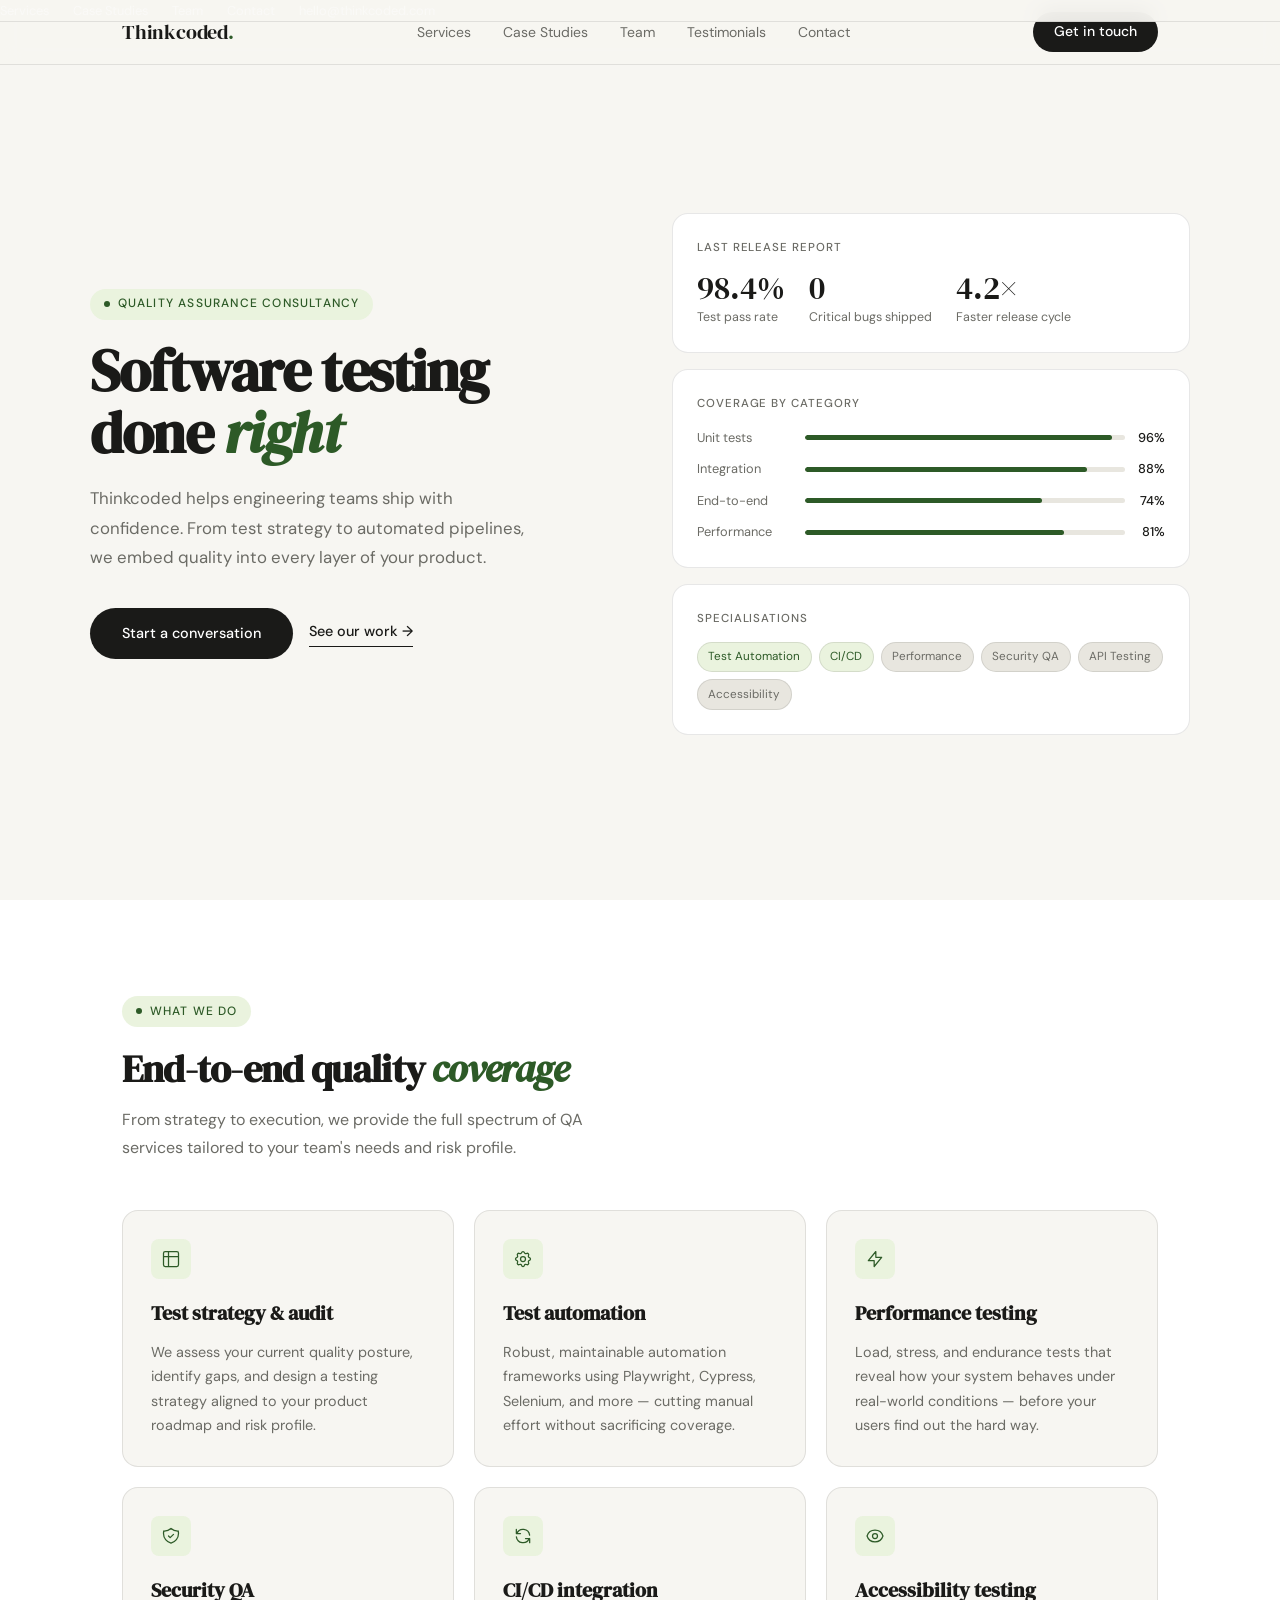
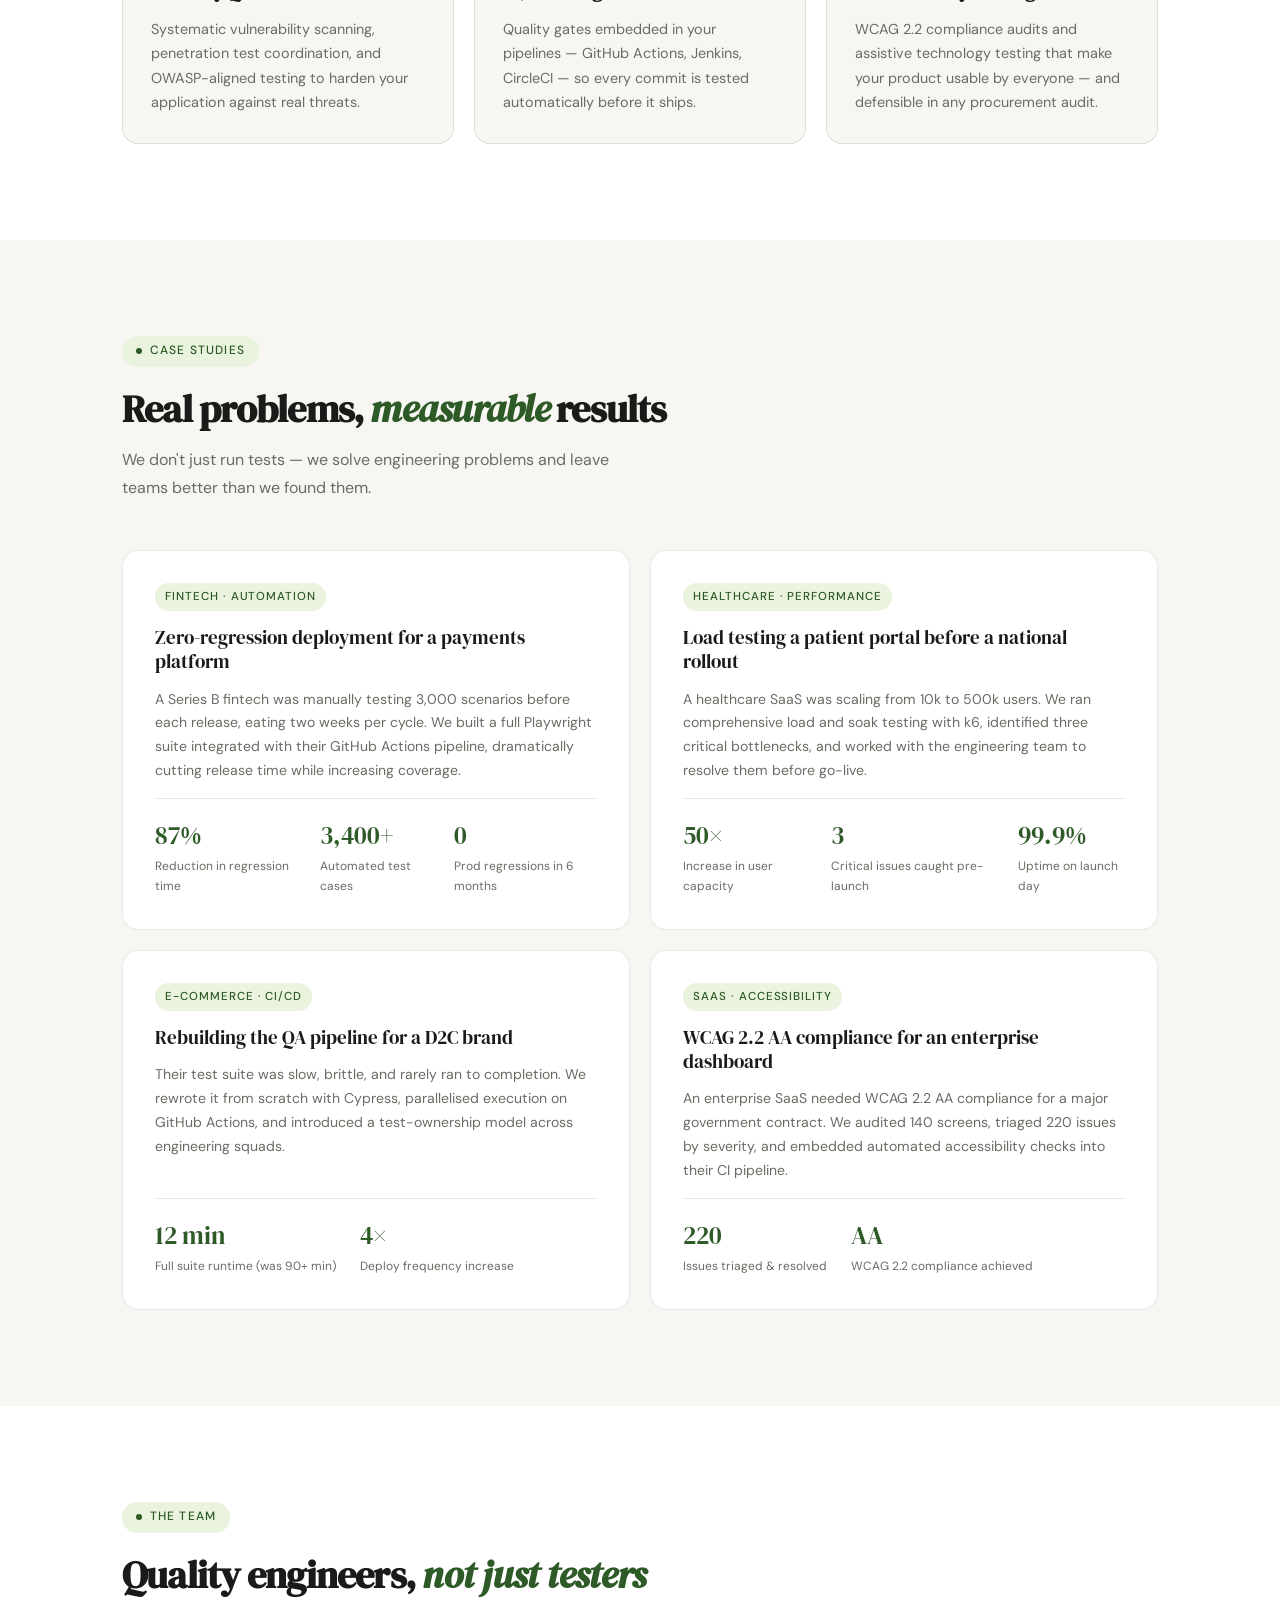
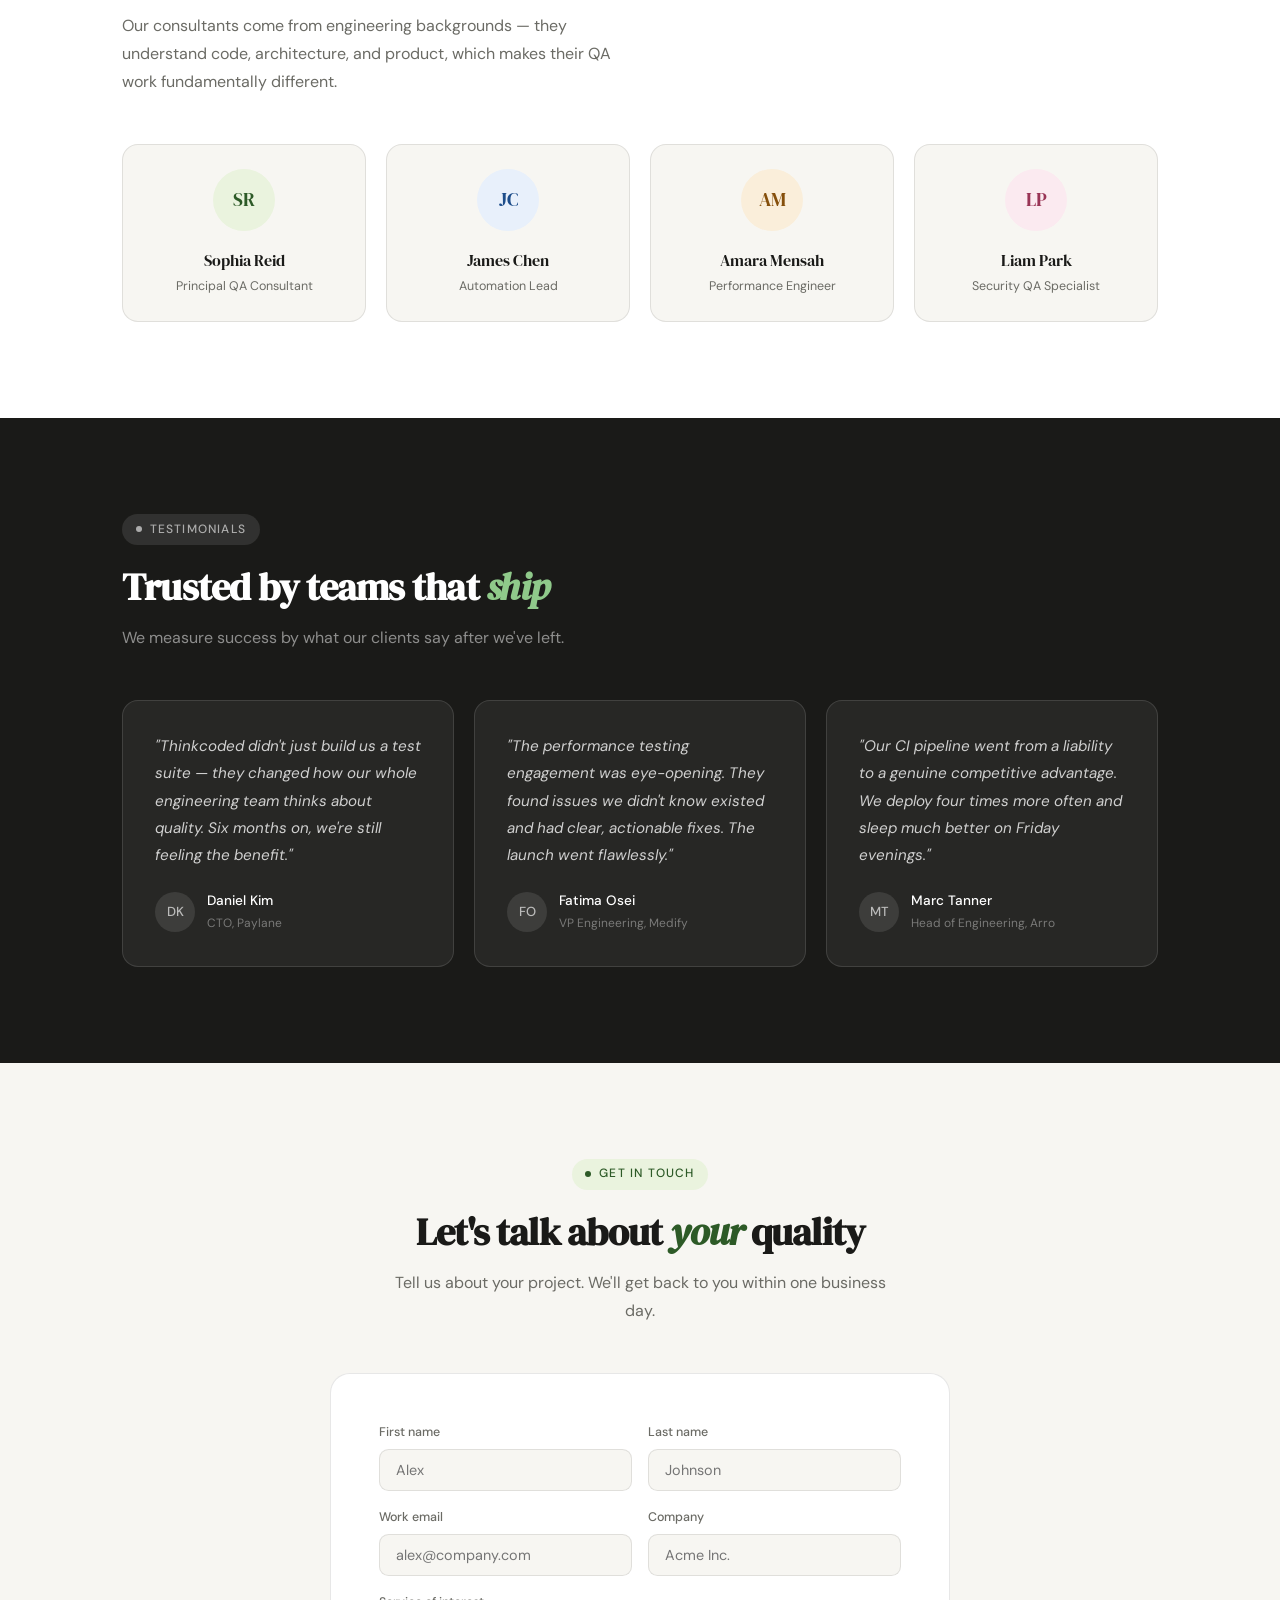
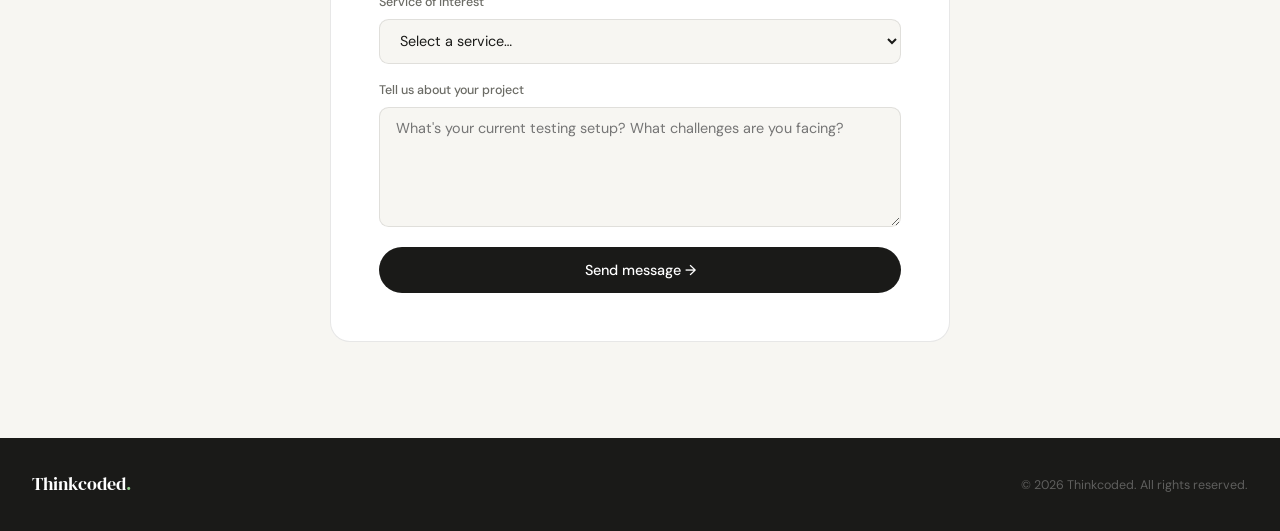
<file: index.html>
<!DOCTYPE html>
<html lang="en">
<head>
  <meta charset="UTF-8" />
  <meta name="viewport" content="width=device-width, initial-scale=1.0" />
  <title>Thinkcoded — Quality Assurance Consultancy</title>
  <meta name="description" content="Thinkcoded helps engineering teams ship with confidence through expert QA strategy, test automation, and quality engineering." />
  <link rel="canonical" href="https://www.thinkcoded.com" />
  <link href="https://fonts.googleapis.com/css2?family=DM+Serif+Display:ital@0;1&family=DM+Sans:opsz,wght@9..40,300;9..40,400;9..40,500&display=swap" rel="stylesheet" />
  <style>
    *, *::before, *::after { box-sizing: border-box; margin: 0; padding: 0; }

    :root {
      --bg:           #f7f6f2;
      --surface:      #ffffff;
      --text-primary: #1a1a18;
      --text-muted:   #6b6b65;
      --accent:       #1a1a18;
      --accent-light: #e8e6df;
      --green:        #2d5a27;
      --green-light:  #eaf3de;
      --border:       rgba(26,26,24,0.1);
      --radius-sm:    0.6rem;
      --radius-md:    1rem;
      --radius-lg:    1.25rem;
    }

    html { scroll-behavior: smooth; }

    body {
      font-family: 'DM Sans', sans-serif;
      background: var(--bg);
      color: var(--text-primary);
      font-size: 16px;
      line-height: 1.65;
      overflow-x: hidden;
    }

    /* ── UTILITIES ─────────────────────────────── */
    .container { max-width: 1100px; margin: 0 auto; padding: 0 2rem; }

    .eyebrow {
      display: inline-flex; align-items: center; gap: 0.5rem;
      font-size: 0.75rem; font-weight: 500; letter-spacing: 0.1em;
      text-transform: uppercase; color: var(--green);
      background: var(--green-light);
      padding: 0.35rem 0.85rem; border-radius: 2rem;
      margin-bottom: 1.25rem;
    }
    .eyebrow::before {
      content: ''; width: 6px; height: 6px;
      background: var(--green); border-radius: 50%; flex-shrink: 0;
    }

    h1 {
      font-family: 'DM Serif Display', serif;
      font-size: clamp(2.4rem, 4.5vw, 3.8rem);
      line-height: 1.08; letter-spacing: -0.025em;
      margin-bottom: 1.25rem;
    }
    h1 em { font-style: italic; color: var(--green); }

    h2 {
      font-family: 'DM Serif Display', serif;
      font-size: clamp(1.9rem, 3vw, 2.8rem);
      line-height: 1.12; letter-spacing: -0.02em;
      margin-bottom: 1rem;
    }
    h2 em { font-style: italic; color: var(--green); }

    h3 {
      font-family: 'DM Serif Display', serif;
      font-size: 1.25rem; margin-bottom: 0.65rem;
    }

    .section-sub {
      font-size: 1rem; color: var(--text-muted);
      line-height: 1.75; margin-bottom: 3rem; max-width: 520px;
    }

    .btn-primary {
      display: inline-block;
      background: var(--text-primary); color: #fff;
      padding: 0.85rem 2rem; border-radius: 2rem;
      font-size: 0.9rem; font-weight: 500;
      text-decoration: none; transition: opacity 0.2s;
    }
    .btn-primary:hover { opacity: 0.78; }

    .btn-ghost {
      display: inline-flex; align-items: center; gap: 0.35rem;
      color: var(--text-primary); font-size: 0.9rem; font-weight: 500;
      text-decoration: none;
      border-bottom: 1px solid var(--text-primary); padding-bottom: 2px;
      transition: opacity 0.2s;
    }
    .btn-ghost:hover { opacity: 0.5; }

    /* ── NAV ────────────────────────────────────── */
    nav {
      position: fixed; top: 0; left: 0; right: 0; z-index: 200;
      background: rgba(247,246,242,0.93);
      backdrop-filter: blur(10px);
      border-bottom: 0.5px solid var(--border);
    }
    .nav-inner {
      max-width: 1100px; margin: 0 auto; padding: 0 2rem;
      height: 64px; display: flex; align-items: center; justify-content: space-between;
    }
    .nav-logo {
      font-family: 'DM Serif Display', serif;
      font-size: 1.25rem; letter-spacing: -0.01em;
      color: var(--text-primary); text-decoration: none;
    }
    .nav-logo span { color: var(--green); }
    .nav-links {
      display: flex; gap: 2rem; list-style: none;
    }
    .nav-links a {
      font-size: 0.875rem; color: var(--text-muted);
      text-decoration: none; transition: color 0.2s;
    }
    .nav-links a:hover { color: var(--text-primary); }
    .nav-cta {
      background: var(--text-primary); color: #fff;
      padding: 0.55rem 1.3rem; border-radius: 2rem;
      font-size: 0.875rem; font-weight: 500;
      text-decoration: none; transition: opacity 0.2s;
    }
    .nav-cta:hover { opacity: 0.78; }

    /* mobile nav */
    .nav-toggle {
      display: none; flex-direction: column; gap: 5px;
      cursor: pointer; padding: 4px; background: none; border: none;
    }
    .nav-toggle span {
      display: block; width: 22px; height: 1.5px;
      background: var(--text-primary); transition: all 0.25s;
    }

    /* ── HERO ───────────────────────────────────── */
    #hero {
      min-height: 100vh; padding: 8rem 2rem 5rem;
      display: flex; align-items: center;
    }
    .hero-grid {
      max-width: 1100px; margin: 0 auto; width: 100%;
      display: grid; grid-template-columns: 1fr 1fr;
      gap: 4rem; align-items: center;
    }
    .hero-sub {
      font-size: 1.05rem; color: var(--text-muted);
      line-height: 1.75; margin-bottom: 2.25rem; max-width: 440px;
    }
    .hero-actions { display: flex; gap: 1rem; align-items: center; flex-wrap: wrap; }

    /* hero visual cards */
    .hero-cards { display: flex; flex-direction: column; gap: 1rem; }
    .hcard {
      background: var(--surface);
      border: 0.5px solid var(--border);
      border-radius: var(--radius-md); padding: 1.5rem;
    }
    .hcard-label {
      font-size: 0.72rem; letter-spacing: 0.08em; text-transform: uppercase;
      color: var(--text-muted); font-weight: 500; margin-bottom: 0.9rem;
    }
    .stat-row { display: flex; gap: 1.5rem; }
    .stat-num {
      font-family: 'DM Serif Display', serif;
      font-size: 2rem; color: var(--text-primary); line-height: 1;
    }
    .stat-desc { font-size: 0.78rem; color: var(--text-muted); margin-top: 0.2rem; }

    .bar-list { display: flex; flex-direction: column; gap: 0.65rem; }
    .bar-row { display: flex; align-items: center; gap: 0.75rem; font-size: 0.8rem; }
    .bar-name { width: 96px; color: var(--text-muted); flex-shrink: 0; }
    .bar-track {
      flex: 1; height: 5px; background: var(--accent-light);
      border-radius: 3px; overflow: hidden;
    }
    .bar-fill { height: 100%; border-radius: 3px; background: var(--green); }
    .bar-val { width: 28px; text-align: right; font-weight: 500; }

    .badge-row { display: flex; gap: 0.45rem; flex-wrap: wrap; }
    .badge {
      font-size: 0.73rem; padding: 0.28rem 0.65rem; border-radius: 2rem;
      background: var(--accent-light); color: var(--text-muted);
      border: 0.5px solid var(--border);
    }
    .badge.green { background: var(--green-light); color: var(--green); }

    /* ── SERVICES ───────────────────────────────── */
    #services { background: var(--surface); padding: 6rem 2rem; }
    .services-grid {
      display: grid; grid-template-columns: repeat(3, 1fr); gap: 1.25rem;
    }
    .service-card {
      background: var(--bg);
      border: 0.5px solid var(--border);
      border-radius: var(--radius-md); padding: 1.75rem;
      transition: border-color 0.2s;
    }
    .service-card:hover { border-color: rgba(26,26,24,0.3); }
    .service-icon {
      width: 40px; height: 40px; border-radius: 8px;
      background: var(--green-light);
      display: flex; align-items: center; justify-content: center;
      margin-bottom: 1.1rem;
    }
    .service-icon svg {
      width: 20px; height: 20px;
      stroke: var(--green); fill: none; stroke-width: 1.5;
      stroke-linecap: round; stroke-linejoin: round;
    }
    .service-desc { font-size: 0.9rem; color: var(--text-muted); line-height: 1.7; }

    /* ── CASE STUDIES ───────────────────────────── */
    #cases { padding: 6rem 2rem; }
    .cases-grid {
      display: grid; grid-template-columns: repeat(2, 1fr); gap: 1.25rem;
    }
    .case-card {
      background: var(--surface);
      border: 0.5px solid var(--border);
      border-radius: var(--radius-md); padding: 2rem;
      display: flex; flex-direction: column; gap: 0.9rem;
    }
    .case-tag {
      font-size: 0.72rem; letter-spacing: 0.08em; text-transform: uppercase;
      color: var(--green); background: var(--green-light);
      display: inline-block; padding: 0.28rem 0.65rem; border-radius: 2rem;
      font-weight: 500; align-self: flex-start;
    }
    .case-title { font-family: 'DM Serif Display', serif; font-size: 1.2rem; line-height: 1.25; }
    .case-desc { font-size: 0.88rem; color: var(--text-muted); line-height: 1.7; }
    .case-metrics {
      display: flex; gap: 1.5rem;
      padding-top: 1rem; border-top: 0.5px solid var(--border);
      margin-top: auto;
    }
    .case-metric-num {
      font-family: 'DM Serif Display', serif;
      font-size: 1.55rem; color: var(--green);
    }
    .case-metric-label { font-size: 0.75rem; color: var(--text-muted); margin-top: 0.1rem; }

    /* ── TEAM ───────────────────────────────────── */
    #team { background: var(--surface); padding: 6rem 2rem; }
    .team-grid {
      display: grid; grid-template-columns: repeat(4, 1fr); gap: 1.25rem;
    }
    .team-card {
      background: var(--bg);
      border: 0.5px solid var(--border);
      border-radius: var(--radius-md); padding: 1.5rem;
      text-align: center;
    }
    .avatar {
      width: 62px; height: 62px; border-radius: 50%;
      display: flex; align-items: center; justify-content: center;
      font-family: 'DM Serif Display', serif; font-size: 1.2rem;
      margin: 0 auto 1rem;
    }
    .av-a { background: #eaf3de; color: #2d5a27; }
    .av-b { background: #e8f0fb; color: #1d4d8a; }
    .av-c { background: #faeeda; color: #854f0b; }
    .av-d { background: #fbeaf0; color: #993556; }
    .team-name { font-family: 'DM Serif Display', serif; font-size: 1rem; margin-bottom: 0.2rem; }
    .team-role { font-size: 0.78rem; color: var(--text-muted); }

    /* ── TESTIMONIALS ───────────────────────────── */
    #testimonials { background: var(--text-primary); padding: 6rem 2rem; }
    #testimonials .eyebrow {
      background: rgba(255,255,255,0.1); color: rgba(255,255,255,0.6);
    }
    #testimonials .eyebrow::before { background: rgba(255,255,255,0.6); }
    #testimonials h2 { color: #fff; }
    #testimonials h2 em { color: #8fc98a; }
    #testimonials .section-sub { color: rgba(255,255,255,0.5); }
    .testi-grid {
      display: grid; grid-template-columns: repeat(3, 1fr); gap: 1.25rem;
    }
    .testi-card {
      background: rgba(255,255,255,0.06);
      border: 0.5px solid rgba(255,255,255,0.12);
      border-radius: var(--radius-md); padding: 2rem;
      display: flex; flex-direction: column; gap: 1.25rem;
    }
    .testi-quote {
      font-size: 0.95rem; color: rgba(255,255,255,0.78);
      line-height: 1.8; font-style: italic; flex: 1;
    }
    .testi-author { display: flex; align-items: center; gap: 0.75rem; }
    .testi-avatar {
      width: 40px; height: 40px; border-radius: 50%;
      background: rgba(255,255,255,0.1);
      display: flex; align-items: center; justify-content: center;
      font-size: 0.82rem; color: rgba(255,255,255,0.65); font-weight: 500;
      flex-shrink: 0;
    }
    .testi-name { font-size: 0.85rem; font-weight: 500; color: #fff; }
    .testi-co { font-size: 0.75rem; color: rgba(255,255,255,0.38); margin-top: 0.1rem; }

    /* ── CONTACT ────────────────────────────────── */
    #contact { padding: 6rem 2rem; }
    .contact-wrap {
      max-width: 620px; margin: 0 auto;
      background: var(--surface);
      border: 0.5px solid var(--border);
      border-radius: var(--radius-lg); padding: 3rem;
    }
    .contact-row { display: grid; grid-template-columns: 1fr 1fr; gap: 1rem; }
    .field { display: flex; flex-direction: column; gap: 0.4rem; margin-bottom: 1rem; }
    .field.full { grid-column: 1 / -1; }
    label { font-size: 0.78rem; font-weight: 500; color: var(--text-muted); }
    input, textarea, select {
      font-family: 'DM Sans', sans-serif; font-size: 0.9rem;
      padding: 0.7rem 1rem;
      border: 0.5px solid var(--border); border-radius: var(--radius-sm);
      background: var(--bg); color: var(--text-primary);
      outline: none; transition: border-color 0.2s;
      width: 100%;
    }
    input:focus, textarea:focus, select:focus { border-color: var(--green); }
    textarea { min-height: 120px; resize: vertical; }
    .btn-submit {
      width: 100%; margin-top: 0.25rem;
      background: var(--text-primary); color: #fff;
      padding: 0.9rem; border: none; border-radius: 2rem;
      font-family: 'DM Sans', sans-serif; font-size: 0.9rem; font-weight: 500;
      cursor: pointer; transition: opacity 0.2s;
    }
    .btn-submit:hover { opacity: 0.78; }

    /* ── FOOTER ─────────────────────────────────── */
    footer {
      background: var(--text-primary); padding: 2rem;
      display: flex; align-items: center; justify-content: space-between;
      flex-wrap: wrap; gap: 1rem;
    }
    .footer-logo {
      font-family: 'DM Serif Display', serif;
      font-size: 1.1rem; color: #fff; text-decoration: none;
    }
    .footer-logo span { color: #8fc98a; }
    .footer-links { display: flex; gap: 1.5rem; }
    .footer-links a {
      font-size: 0.8rem; color: rgba(255,255,255,0.38);
      text-decoration: none; transition: color 0.2s;
    }
    .footer-links a:hover { color: rgba(255,255,255,0.7); }
    .footer-copy { font-size: 0.78rem; color: rgba(255,255,255,0.3); }

    /* ── MOBILE ─────────────────────────────────── */
    @media (max-width: 900px) {
      .nav-links, .nav-cta { display: none; }
      .nav-toggle { display: flex; }

      .nav-links.open {
        display: flex; flex-direction: column; gap: 0;
        position: absolute; top: 64px; left: 0; right: 0;
        background: var(--bg); border-bottom: 0.5px solid var(--border);
        padding: 1rem 2rem;
      }
      .nav-links.open li { border-bottom: 0.5px solid var(--border); }
      .nav-links.open a { display: block; padding: 0.85rem 0; font-size: 1rem; color: var(--text-primary); }

      #hero { padding: 7rem 1.5rem 4rem; }
      .hero-grid { grid-template-columns: 1fr; gap: 2.5rem; }

      .services-grid { grid-template-columns: 1fr 1fr; }
      .cases-grid { grid-template-columns: 1fr; }
      .team-grid { grid-template-columns: 1fr 1fr; }
      .testi-grid { grid-template-columns: 1fr; }

      .contact-row { grid-template-columns: 1fr; }
      .contact-wrap { padding: 2rem 1.5rem; }

      footer { flex-direction: column; text-align: center; }
      .footer-links { justify-content: center; }
    }

    @media (max-width: 560px) {
      .services-grid { grid-template-columns: 1fr; }
      .team-grid { grid-template-columns: 1fr 1fr; }
    }
  </style>
</head>
<body>

<!-- NAV -->
<nav>
  <div class="nav-inner">
    <a href="#hero" class="nav-logo">Thinkcoded<span>.</span></a>
    <ul class="nav-links" id="nav-links">
      <li><a href="#services">Services</a></li>
      <li><a href="#cases">Case Studies</a></li>
      <li><a href="#team">Team</a></li>
      <li><a href="#testimonials">Testimonials</a></li>
      <li><a href="#contact">Contact</a></li>
    </ul>
    <a href="#contact" class="nav-cta">Get in touch</a>
    <button class="nav-toggle" id="nav-toggle" aria-label="Toggle menu">
      <span></span><span></span><span></span>
    </button>
  </div>
</nav>

<!-- HERO -->
<section id="hero">
  <div class="hero-grid">
    <div>
      <div class="eyebrow">Quality Assurance Consultancy</div>
      <h1>Software testing done <em>right</em></h1>
      <p class="hero-sub">Thinkcoded helps engineering teams ship with confidence. From test strategy to automated pipelines, we embed quality into every layer of your product.</p>
      <div class="hero-actions">
        <a href="#contact" class="btn-primary">Start a conversation</a>
        <a href="#cases" class="btn-ghost">See our work &rarr;</a>
      </div>
    </div>
    <div class="hero-cards">
      <div class="hcard">
        <div class="hcard-label">Last release report</div>
        <div class="stat-row">
          <div>
            <div class="stat-num">98.4%</div>
            <div class="stat-desc">Test pass rate</div>
          </div>
          <div>
            <div class="stat-num">0</div>
            <div class="stat-desc">Critical bugs shipped</div>
          </div>
          <div>
            <div class="stat-num">4.2&times;</div>
            <div class="stat-desc">Faster release cycle</div>
          </div>
        </div>
      </div>
      <div class="hcard">
        <div class="hcard-label">Coverage by category</div>
        <div class="bar-list">
          <div class="bar-row"><span class="bar-name">Unit tests</span><div class="bar-track"><div class="bar-fill" style="width:96%"></div></div><span class="bar-val">96%</span></div>
          <div class="bar-row"><span class="bar-name">Integration</span><div class="bar-track"><div class="bar-fill" style="width:88%"></div></div><span class="bar-val">88%</span></div>
          <div class="bar-row"><span class="bar-name">End-to-end</span><div class="bar-track"><div class="bar-fill" style="width:74%"></div></div><span class="bar-val">74%</span></div>
          <div class="bar-row"><span class="bar-name">Performance</span><div class="bar-track"><div class="bar-fill" style="width:81%"></div></div><span class="bar-val">81%</span></div>
        </div>
      </div>
      <div class="hcard">
        <div class="hcard-label">Specialisations</div>
        <div class="badge-row">
          <span class="badge green">Test Automation</span>
          <span class="badge green">CI/CD</span>
          <span class="badge">Performance</span>
          <span class="badge">Security QA</span>
          <span class="badge">API Testing</span>
          <span class="badge">Accessibility</span>
        </div>
      </div>
    </div>
  </div>
</section>

<!-- SERVICES -->
<section id="services">
  <div class="container">
    <div class="eyebrow">What we do</div>
    <h2>End-to-end quality <em>coverage</em></h2>
    <p class="section-sub">From strategy to execution, we provide the full spectrum of QA services tailored to your team's needs and risk profile.</p>
    <div class="services-grid">

      <div class="service-card">
        <div class="service-icon">
          <svg viewBox="0 0 24 24"><path d="M9 3H5a2 2 0 00-2 2v4m6-6h10a2 2 0 012 2v4M9 3v18m0 0h10a2 2 0 002-2V9M9 21H5a2 2 0 01-2-2V9m0 0h18"/></svg>
        </div>
        <h3>Test strategy &amp; audit</h3>
        <p class="service-desc">We assess your current quality posture, identify gaps, and design a testing strategy aligned to your product roadmap and risk profile.</p>
      </div>

      <div class="service-card">
        <div class="service-icon">
          <svg viewBox="0 0 24 24"><path d="M10.325 4.317c.426-1.756 2.924-1.756 3.35 0a1.724 1.724 0 002.573 1.066c1.543-.94 3.31.826 2.37 2.37a1.724 1.724 0 001.065 2.572c1.756.426 1.756 2.924 0 3.35a1.724 1.724 0 00-1.066 2.573c.94 1.543-.826 3.31-2.37 2.37a1.724 1.724 0 00-2.572 1.065c-.426 1.756-2.924 1.756-3.35 0a1.724 1.724 0 00-2.573-1.066c-1.543.94-3.31-.826-2.37-2.37a1.724 1.724 0 00-1.065-2.572c-1.756-.426-1.756-2.924 0-3.35a1.724 1.724 0 001.066-2.573c-.94-1.543.826-3.31 2.37-2.37.996.608 2.296.07 2.572-1.065z"/><path d="M15 12a3 3 0 11-6 0 3 3 0 016 0z"/></svg>
        </div>
        <h3>Test automation</h3>
        <p class="service-desc">Robust, maintainable automation frameworks using Playwright, Cypress, Selenium, and more — cutting manual effort without sacrificing coverage.</p>
      </div>

      <div class="service-card">
        <div class="service-icon">
          <svg viewBox="0 0 24 24"><path d="M13 10V3L4 14h7v7l9-11h-7z"/></svg>
        </div>
        <h3>Performance testing</h3>
        <p class="service-desc">Load, stress, and endurance tests that reveal how your system behaves under real-world conditions — before your users find out the hard way.</p>
      </div>

      <div class="service-card">
        <div class="service-icon">
          <svg viewBox="0 0 24 24"><path d="M9 12l2 2 4-4m5.618-4.016A11.955 11.955 0 0112 2.944a11.955 11.955 0 01-8.618 3.04A12.02 12.02 0 003 9c0 5.591 3.824 10.29 9 11.622 5.176-1.332 9-6.03 9-11.622 0-1.042-.133-2.052-.382-3.016z"/></svg>
        </div>
        <h3>Security QA</h3>
        <p class="service-desc">Systematic vulnerability scanning, penetration test coordination, and OWASP-aligned testing to harden your application against real threats.</p>
      </div>

      <div class="service-card">
        <div class="service-icon">
          <svg viewBox="0 0 24 24"><path d="M4 4v5h.582m15.356 2A8.001 8.001 0 004.582 9m0 0H9m11 11v-5h-.581m0 0a8.003 8.003 0 01-15.357-2m15.357 2H15"/></svg>
        </div>
        <h3>CI/CD integration</h3>
        <p class="service-desc">Quality gates embedded in your pipelines — GitHub Actions, Jenkins, CircleCI — so every commit is tested automatically before it ships.</p>
      </div>

      <div class="service-card">
        <div class="service-icon">
          <svg viewBox="0 0 24 24"><path d="M15 12a3 3 0 11-6 0 3 3 0 016 0z"/><path d="M2.458 12C3.732 7.943 7.523 5 12 5c4.478 0 8.268 2.943 9.542 7-1.274 4.057-5.064 7-9.542 7-4.477 0-8.268-2.943-9.542-7z"/></svg>
        </div>
        <h3>Accessibility testing</h3>
        <p class="service-desc">WCAG 2.2 compliance audits and assistive technology testing that make your product usable by everyone — and defensible in any procurement audit.</p>
      </div>

    </div>
  </div>
</section>

<!-- CASE STUDIES -->
<section id="cases">
  <div class="container">
    <div class="eyebrow">Case studies</div>
    <h2>Real problems, <em>measurable</em> results</h2>
    <p class="section-sub">We don't just run tests — we solve engineering problems and leave teams better than we found them.</p>
    <div class="cases-grid">

      <div class="case-card">
        <span class="case-tag">Fintech &middot; Automation</span>
        <div class="case-title">Zero-regression deployment for a payments platform</div>
        <p class="case-desc">A Series B fintech was manually testing 3,000 scenarios before each release, eating two weeks per cycle. We built a full Playwright suite integrated with their GitHub Actions pipeline, dramatically cutting release time while increasing coverage.</p>
        <div class="case-metrics">
          <div>
            <div class="case-metric-num">87%</div>
            <div class="case-metric-label">Reduction in regression time</div>
          </div>
          <div>
            <div class="case-metric-num">3,400+</div>
            <div class="case-metric-label">Automated test cases</div>
          </div>
          <div>
            <div class="case-metric-num">0</div>
            <div class="case-metric-label">Prod regressions in 6 months</div>
          </div>
        </div>
      </div>

      <div class="case-card">
        <span class="case-tag">Healthcare &middot; Performance</span>
        <div class="case-title">Load testing a patient portal before a national rollout</div>
        <p class="case-desc">A healthcare SaaS was scaling from 10k to 500k users. We ran comprehensive load and soak testing with k6, identified three critical bottlenecks, and worked with the engineering team to resolve them before go-live.</p>
        <div class="case-metrics">
          <div>
            <div class="case-metric-num">50&times;</div>
            <div class="case-metric-label">Increase in user capacity</div>
          </div>
          <div>
            <div class="case-metric-num">3</div>
            <div class="case-metric-label">Critical issues caught pre-launch</div>
          </div>
          <div>
            <div class="case-metric-num">99.9%</div>
            <div class="case-metric-label">Uptime on launch day</div>
          </div>
        </div>
      </div>

      <div class="case-card">
        <span class="case-tag">E-commerce &middot; CI/CD</span>
        <div class="case-title">Rebuilding the QA pipeline for a D2C brand</div>
        <p class="case-desc">Their test suite was slow, brittle, and rarely ran to completion. We rewrote it from scratch with Cypress, parallelised execution on GitHub Actions, and introduced a test-ownership model across engineering squads.</p>
        <div class="case-metrics">
          <div>
            <div class="case-metric-num">12 min</div>
            <div class="case-metric-label">Full suite runtime (was 90+ min)</div>
          </div>
          <div>
            <div class="case-metric-num">4&times;</div>
            <div class="case-metric-label">Deploy frequency increase</div>
          </div>
        </div>
      </div>

      <div class="case-card">
        <span class="case-tag">SaaS &middot; Accessibility</span>
        <div class="case-title">WCAG 2.2 AA compliance for an enterprise dashboard</div>
        <p class="case-desc">An enterprise SaaS needed WCAG 2.2 AA compliance for a major government contract. We audited 140 screens, triaged 220 issues by severity, and embedded automated accessibility checks into their CI pipeline.</p>
        <div class="case-metrics">
          <div>
            <div class="case-metric-num">220</div>
            <div class="case-metric-label">Issues triaged &amp; resolved</div>
          </div>
          <div>
            <div class="case-metric-num">AA</div>
            <div class="case-metric-label">WCAG 2.2 compliance achieved</div>
          </div>
        </div>
      </div>

    </div>
  </div>
</section>

<!-- TEAM -->
<section id="team">
  <div class="container">
    <div class="eyebrow">The team</div>
    <h2>Quality engineers, <em>not just testers</em></h2>
    <p class="section-sub">Our consultants come from engineering backgrounds — they understand code, architecture, and product, which makes their QA work fundamentally different.</p>
    <div class="team-grid">

      <div class="team-card">
        <div class="avatar av-a">SR</div>
        <div class="team-name">Sophia Reid</div>
        <div class="team-role">Principal QA Consultant</div>
      </div>

      <div class="team-card">
        <div class="avatar av-b">JC</div>
        <div class="team-name">James Chen</div>
        <div class="team-role">Automation Lead</div>
      </div>

      <div class="team-card">
        <div class="avatar av-c">AM</div>
        <div class="team-name">Amara Mensah</div>
        <div class="team-role">Performance Engineer</div>
      </div>

      <div class="team-card">
        <div class="avatar av-d">LP</div>
        <div class="team-name">Liam Park</div>
        <div class="team-role">Security QA Specialist</div>
      </div>

    </div>
  </div>
</section>

<!-- TESTIMONIALS -->
<section id="testimonials">
  <div class="container">
    <div class="eyebrow">Testimonials</div>
    <h2>Trusted by teams that <em>ship</em></h2>
    <p class="section-sub">We measure success by what our clients say after we've left.</p>
    <div class="testi-grid">

      <div class="testi-card">
        <p class="testi-quote">"Thinkcoded didn't just build us a test suite — they changed how our whole engineering team thinks about quality. Six months on, we're still feeling the benefit."</p>
        <div class="testi-author">
          <div class="testi-avatar">DK</div>
          <div>
            <div class="testi-name">Daniel Kim</div>
            <div class="testi-co">CTO, Paylane</div>
          </div>
        </div>
      </div>

      <div class="testi-card">
        <p class="testi-quote">"The performance testing engagement was eye-opening. They found issues we didn't know existed and had clear, actionable fixes. The launch went flawlessly."</p>
        <div class="testi-author">
          <div class="testi-avatar">FO</div>
          <div>
            <div class="testi-name">Fatima Osei</div>
            <div class="testi-co">VP Engineering, Medify</div>
          </div>
        </div>
      </div>

      <div class="testi-card">
        <p class="testi-quote">"Our CI pipeline went from a liability to a genuine competitive advantage. We deploy four times more often and sleep much better on Friday evenings."</p>
        <div class="testi-author">
          <div class="testi-avatar">MT</div>
          <div>
            <div class="testi-name">Marc Tanner</div>
            <div class="testi-co">Head of Engineering, Arro</div>
          </div>
        </div>
      </div>

    </div>
  </div>
</section>

<!-- CONTACT -->
<section id="contact">
  <div class="container">
    <div style="text-align:center; margin-bottom:3rem;">
      <div class="eyebrow" style="justify-content:center;">Get in touch</div>
      <h2>Let's talk about <em>your</em> quality</h2>
      <p class="section-sub" style="margin:0 auto;">Tell us about your project. We'll get back to you within one business day.</p>
    </div>
    <div class="contact-wrap">
      <form action="mailto:hello@thinkcoded.com" method="POST" enctype="text/plain">
        <div class="contact-row">
          <div class="field">
            <label for="fname">First name</label>
            <input type="text" id="fname" name="First name" placeholder="Alex" required />
          </div>
          <div class="field">
            <label for="lname">Last name</label>
            <input type="text" id="lname" name="Last name" placeholder="Johnson" required />
          </div>
        </div>
        <div class="contact-row">
          <div class="field">
            <label for="email">Work email</label>
            <input type="email" id="email" name="Email" placeholder="alex@company.com" required />
          </div>
          <div class="field">
            <label for="company">Company</label>
            <input type="text" id="company" name="Company" placeholder="Acme Inc." />
          </div>
        </div>
        <div class="field">
          <label for="service">Service of interest</label>
          <select id="service" name="Service">
            <option value="">Select a service…</option>
            <option>Test strategy &amp; audit</option>
            <option>Test automation</option>
            <option>Performance testing</option>
            <option>Security QA</option>
            <option>CI/CD integration</option>
            <option>Accessibility testing</option>
            <option>Not sure yet</option>
          </select>
        </div>
        <div class="field">
          <label for="message">Tell us about your project</label>
          <textarea id="message" name="Message" placeholder="What's your current testing setup? What challenges are you facing?"></textarea>
        </div>
        <button type="submit" class="btn-submit">Send message &rarr;</button>
      </form>
    </div>
  </div>
</section>

<!-- FOOTER -->
<footer>
  <a href="#hero" class="footer-logo">Thinkcoded<span>.</span></a>
  <nav class="footer-links">
    <a href="#services">Services</a>
    <a href="#cases">Case Studies</a>
    <a href="#team">Team</a>
    <a href="#contact">Contact</a>
    <a href="mailto:hello@thinkcoded.com">hello@thinkcoded.com</a>
  </nav>
  <span class="footer-copy">&copy; 2026 Thinkcoded. All rights reserved.</span>
</footer>

<script>
  const toggle = document.getElementById('nav-toggle');
  const links  = document.getElementById('nav-links');
  toggle.addEventListener('click', () => links.classList.toggle('open'));
  links.querySelectorAll('a').forEach(a => a.addEventListener('click', () => links.classList.remove('open')));
</script>

</body>
</html>
</file>
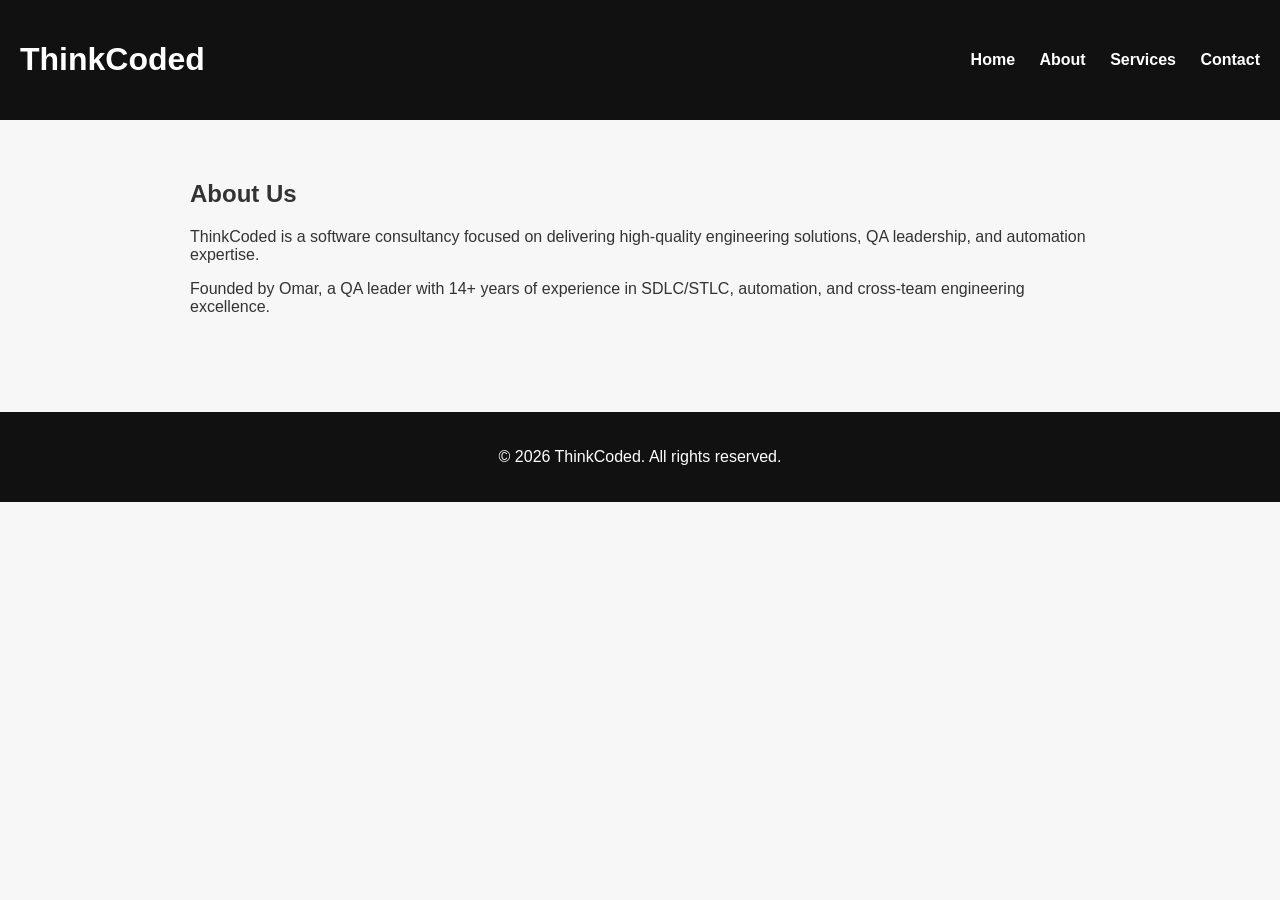
<file: about.html>
<!DOCTYPE html>
<html lang="en">
<head>
    <meta charset="UTF-8">
    <meta name="viewport" content="width=device-width, initial-scale=1.0">
    <title>About - ThinkCoded</title>
    <link rel="stylesheet" href="css/styles.css">
</head>
<body>
    <header>
        <h1>ThinkCoded</h1>
        <nav>
            <a href="index.html">Home</a>
            <a href="about.html">About</a>
            <a href="services.html">Services</a>
            <a href="contact.html">Contact</a>
        </nav>
    </header>

    <section class="content">
        <h2>About Us</h2>
        <p>ThinkCoded is a software consultancy focused on delivering high‑quality engineering solutions, QA leadership, and automation expertise.</p>
        <p>Founded by Omar, a QA leader with 14+ years of experience in SDLC/STLC, automation, and cross‑team engineering excellence.</p>
    </section>

    <footer>
        <p>© 2026 ThinkCoded. All rights reserved.</p>
    </footer>
</body>
</html>
</file>
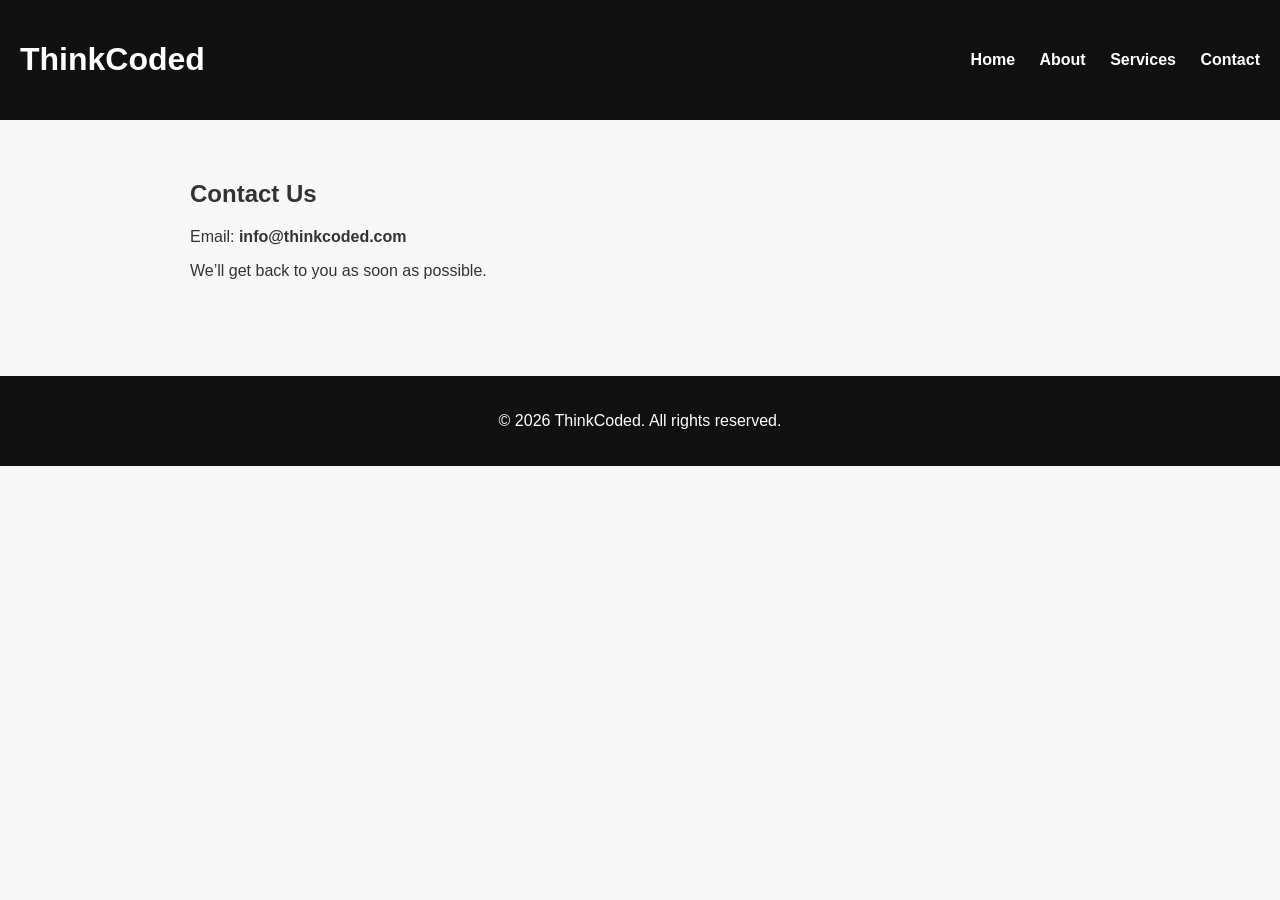
<file: contact.html>
<!DOCTYPE html>
<html lang="en">
<head>
    <meta charset="UTF-8">
    <meta name="viewport" content="width=device-width, initial-scale=1.0">
    <title>Contact - ThinkCoded</title>
    <link rel="stylesheet" href="css/styles.css">
</head>
<body>
    <header>
        <h1>ThinkCoded</h1>
        <nav>
            <a href="index.html">Home</a>
            <a href="about.html">About</a>
            <a href="services.html">Services</a>
            <a href="contact.html">Contact</a>
        </nav>
    </header>

    <section class="content">
        <h2>Contact Us</h2>
        <p>Email: <strong>info@thinkcoded.com</strong></p>
        <p>We’ll get back to you as soon as possible.</p>
    </section>

    <footer>
        <p>© 2026 ThinkCoded. All rights reserved.</p>
    </footer>
</body>
</html>
</file>
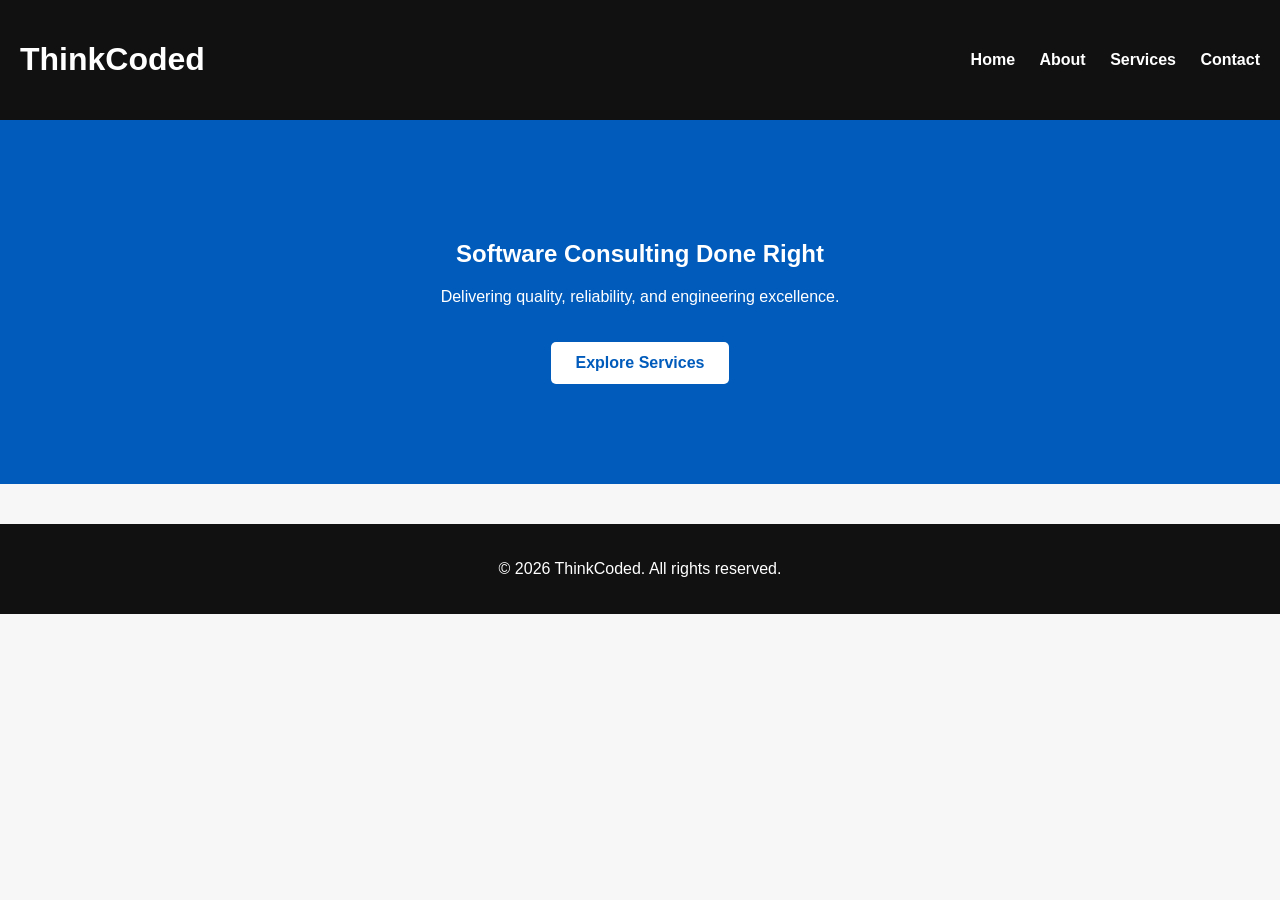
<file: index-1.html>
<!DOCTYPE html>
<html lang="en">
<head>
    <meta charset="UTF-8">
    <meta name="viewport" content="width=device-width, initial-scale=1.0">
    <title>ThinkCoded - Software Consulting</title>
    <link rel="stylesheet" href="css/styles.css">
</head>
<body>
    <header>
        <h1>ThinkCoded</h1>
        <nav>
            <a href="index.html">Home</a>
            <a href="about.html">About</a>
            <a href="services.html">Services</a>
            <a href="contact.html">Contact</a>
        </nav>
    </header>

    <section class="hero">
        <h2>Software Consulting Done Right</h2>
        <p>Delivering quality, reliability, and engineering excellence.</p>
        <a class="btn" href="services.html">Explore Services</a>
    </section>

    <footer>
        <p>© 2026 ThinkCoded. All rights reserved.</p>
    </footer>
</body>
</html>
</file>
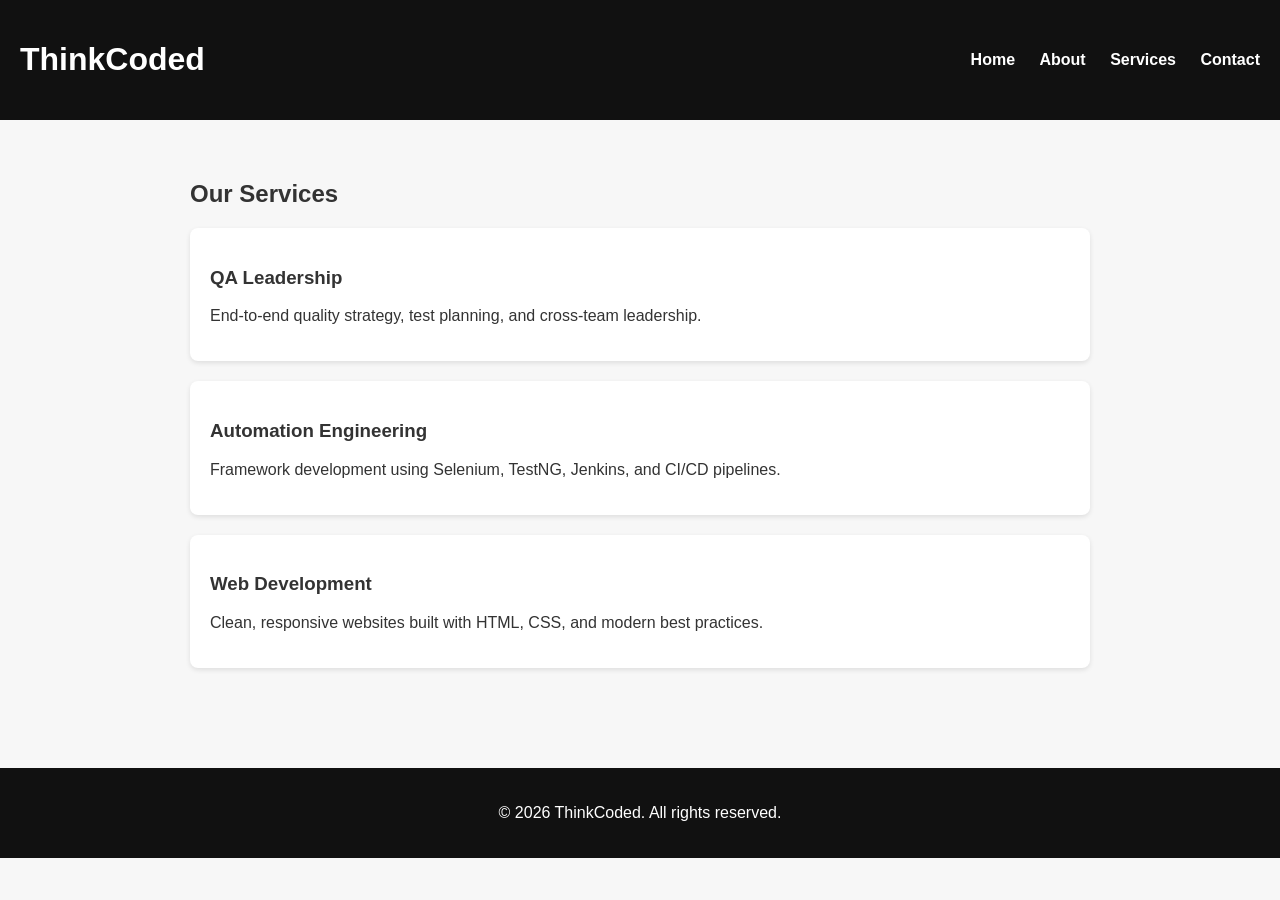
<file: services.html>
<!DOCTYPE html>
<html lang="en">
<head>
    <meta charset="UTF-8">
    <meta name="viewport" content="width=device-width, initial-scale=1.0">
    <title>Services - ThinkCoded</title>
    <link rel="stylesheet" href="css/styles.css">
</head>
<body>
    <header>
        <h1>ThinkCoded</h1>
        <nav>
            <a href="index.html">Home</a>
            <a href="about.html">About</a>
            <a href="services.html">Services</a>
            <a href="contact.html">Contact</a>
        </nav>
    </header>

    <section class="content">
        <h2>Our Services</h2>

        <div class="service-card">
            <h3>QA Leadership</h3>
            <p>End‑to‑end quality strategy, test planning, and cross‑team leadership.</p>
        </div>

        <div class="service-card">
            <h3>Automation Engineering</h3>
            <p>Framework development using Selenium, TestNG, Jenkins, and CI/CD pipelines.</p>
        </div>

        <div class="service-card">
            <h3>Web Development</h3>
            <p>Clean, responsive websites built with HTML, CSS, and modern best practices.</p>
        </div>
    </section>

    <footer>
        <p>© 2026 ThinkCoded. All rights reserved.</p>
    </footer>
</body>
</html>
</file>
<file: css/styles.css>
body {
    margin: 0;
    font-family: Arial, sans-serif;
    background: #f7f7f7;
    color: #333;
}

header {
    background: #111;
    color: white;
    padding: 20px;
    display: flex;
    justify-content: space-between;
    align-items: center;
}

nav a {
    color: white;
    margin-left: 20px;
    text-decoration: none;
    font-weight: bold;
}

.hero {
    text-align: center;
    padding: 100px 20px;
    background: #005bbb;
    color: white;
}

.btn {
    display: inline-block;
    margin-top: 20px;
    padding: 12px 25px;
    background: white;
    color: #005bbb;
    text-decoration: none;
    font-weight: bold;
    border-radius: 5px;
}

.content {
    padding: 40px 20px;
    max-width: 900px;
    margin: auto;
}

.service-card {
    background: white;
    padding: 20px;
    margin: 20px 0;
    border-radius: 8px;
    box-shadow: 0 2px 5px rgba(0,0,0,0.1);
}

footer {
    text-align: center;
    padding: 20px;
    background: #111;
    color: white;
    margin-top: 40px;
}
</file>
